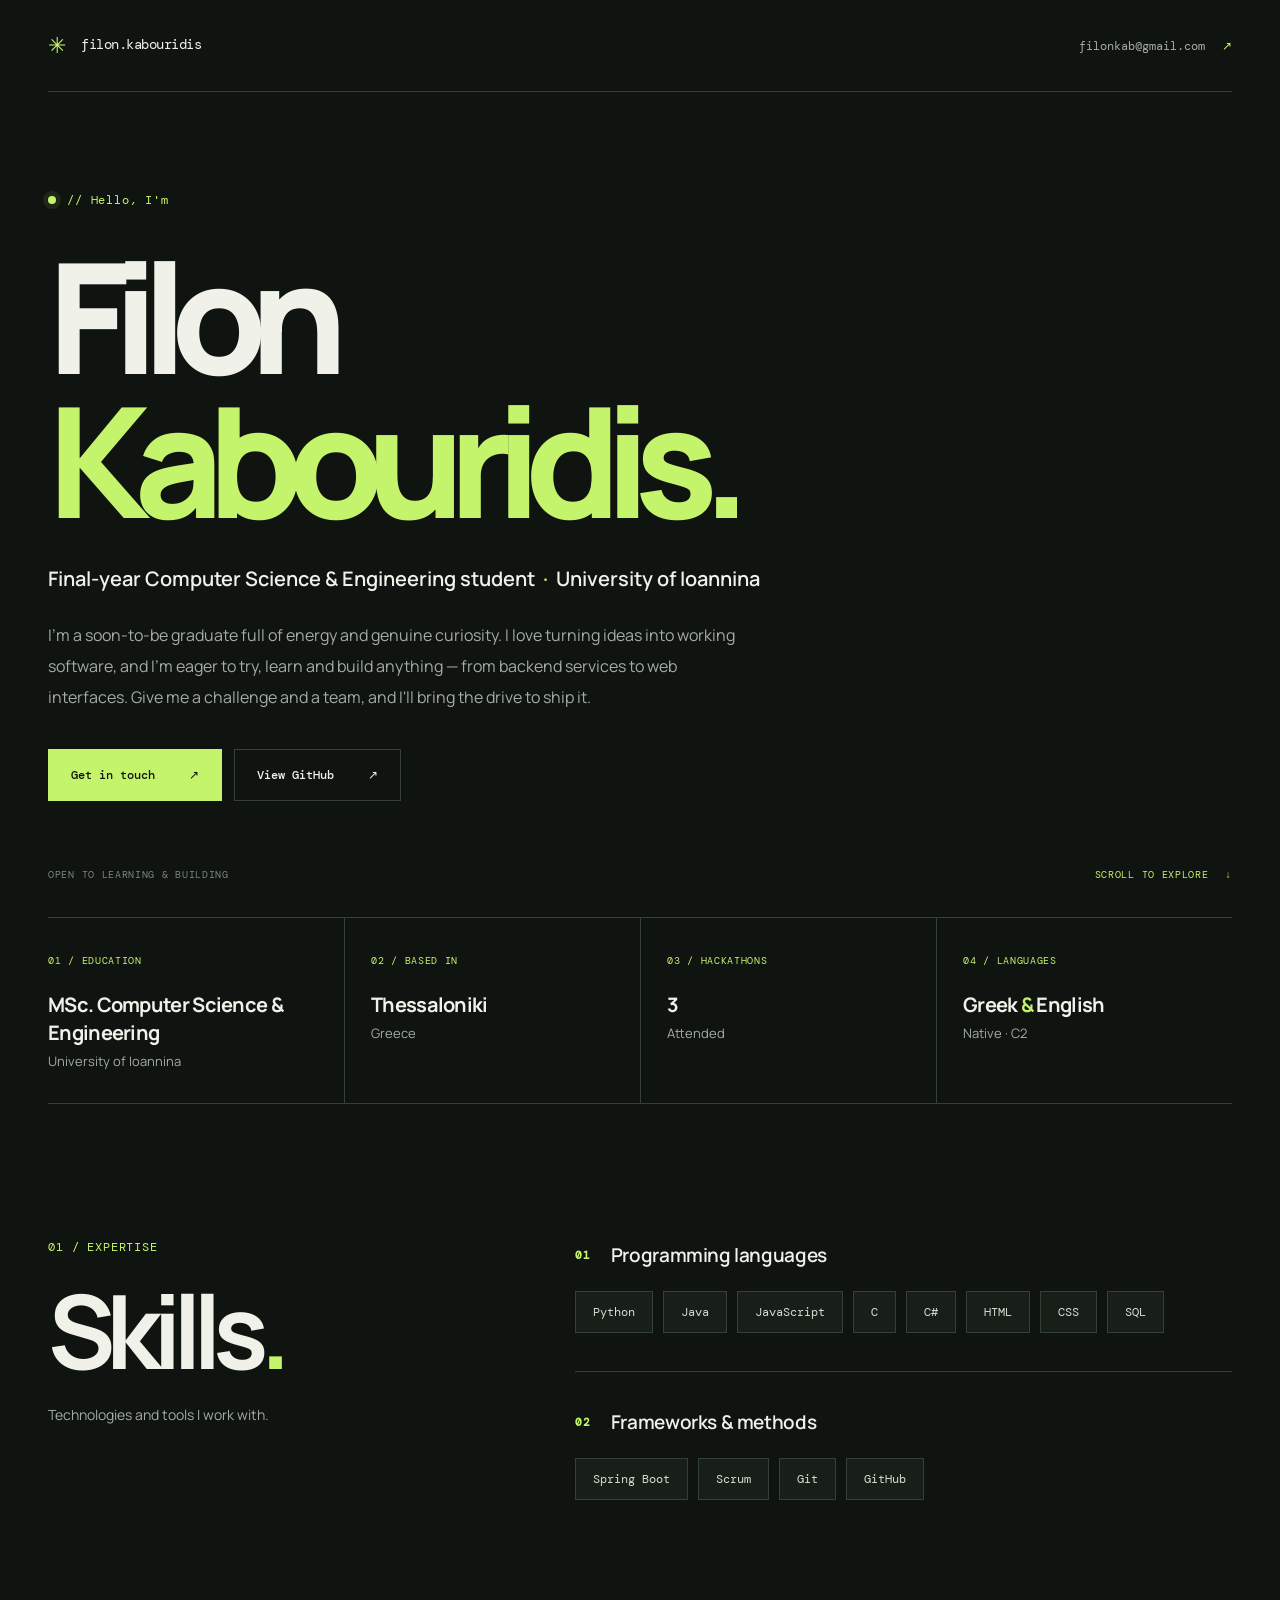
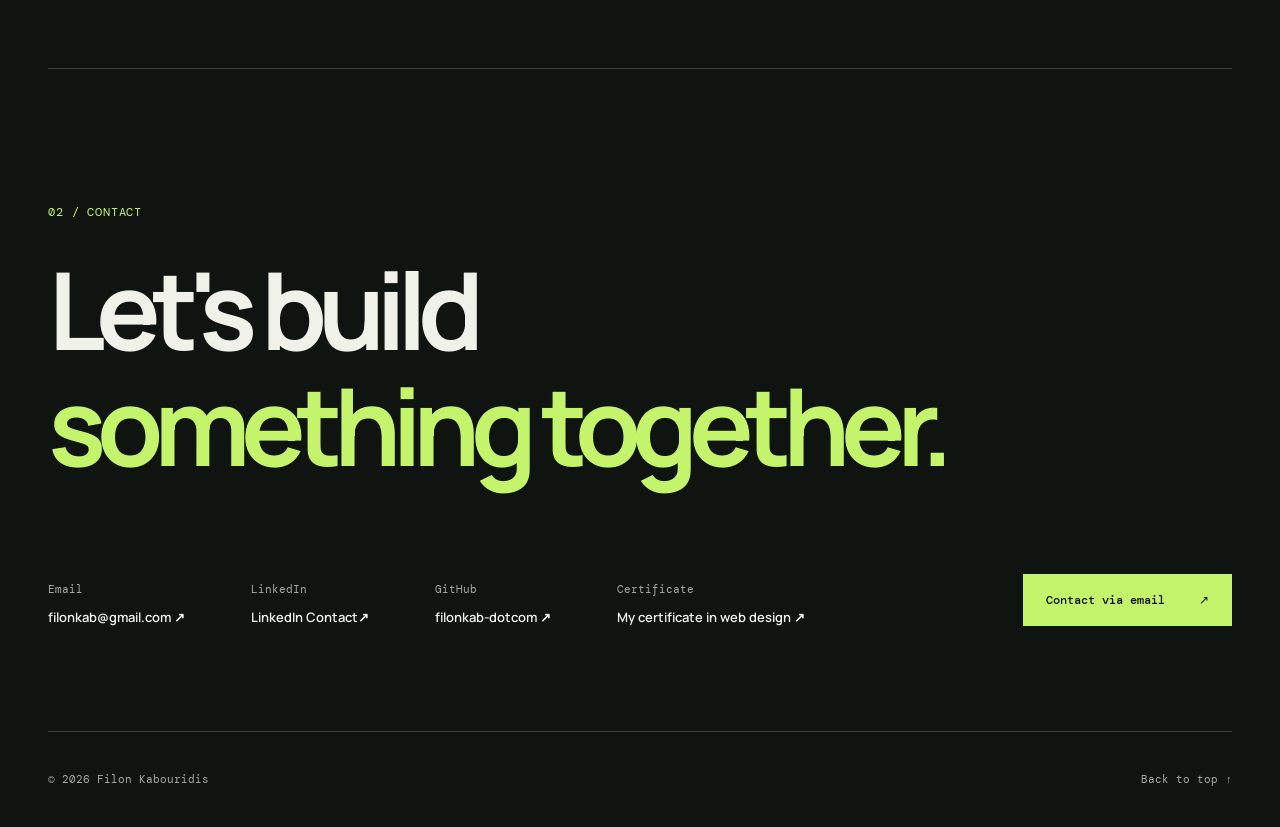
<file: index.html>
<!doctype html>
<html lang="en">
<head>
  <meta charset="UTF-8" />
  <meta name="viewport" content="width=device-width, initial-scale=1" />
  <meta name="theme-color" content="#101410" />
  <meta name="description" content="Filon Kabouridis — Computer Science & Engineering student. Portfolio, skills, education and contact." />
  <title>Filon Kabouridis — Portfolio</title>
  <link rel="preconnect" href="https://fonts.googleapis.com" />
  <link rel="preconnect" href="https://fonts.gstatic.com" crossorigin />
  <link href="https://fonts.googleapis.com/css2?family=DM+Mono:wght@400;500&family=Manrope:wght@400;500;600;700;800&display=swap" rel="stylesheet" />
  <link rel="stylesheet" href="styles.css" />
  <script src="script.js" defer></script>
</head>
<body>
  <a class="skip-link" href="#main">Skip to content</a>
  <div class="page-shell">
    <header class="site-header" id="top">
      <a class="brand" href="#top" aria-label="Filon Kabouridis, back to top"><span class="brand-mark" aria-hidden="true">✳</span> filon.kabouridis</a>
      <a class="header-email" href="mailto:filonkab@gmail.com">filonkab@gmail.com <span aria-hidden="true">↗</span></a>
    </header>

    <main id="main">
      <section class="hero" aria-labelledby="hero-title">
        <div class="eyebrow"><span class="status-dot" aria-hidden="true"></span> // Hello, I'm</div>
        <h1 id="hero-title">Filon<br /><span>Kabouridis.</span></h1>
        <p class="hero-subtitle">Final-year Computer Science &amp; Engineering student <span class="divider-dot">·</span> University of Ioannina</p>
        <p class="hero-description">I'm a soon-to-be graduate full of energy and genuine curiosity. I love turning ideas into working software, and I'm eager to try, learn and build anything — from backend services to web interfaces. Give me a challenge and a team, and I'll bring the drive to ship it.</p>
        <div class="hero-actions">
          <a class="button button-primary" href="mailto:filonkab@gmail.com">Get in touch <span aria-hidden="true">↗</span></a>
          <a class="button button-outline" href="https://github.com/filonkab-dotcom" target="_blank" rel="noopener noreferrer">View GitHub <span aria-hidden="true">↗</span></a>
        </div>
        <div class="hero-bottom"><span>OPEN TO LEARNING &amp; BUILDING</span><a href="#about" aria-label="Scroll to profile details">SCROLL TO EXPLORE <span aria-hidden="true">↓</span></a></div>
      </section>

      <section class="facts" id="about" aria-label="Quick profile facts">
        <article class="fact"><span class="fact-label">01 / EDUCATION</span><h2>MSc. Computer Science &amp; Engineering</h2><p>University of Ioannina</p></article>
        <article class="fact"><span class="fact-label">02 / BASED IN</span><h2>Thessaloniki</h2><p>Greece</p></article>
        <article class="fact"><span class="fact-label">03 / HACKATHONS</span><h2>3</h2><p>Attended</p></article>
        <article class="fact"><span class="fact-label">04 / LANGUAGES</span><h2>Greek <span class="fact-muted">&amp;</span> English</h2><p>Native · C2</p></article>
      </section>

      <section class="section skills-section" id="skills" aria-labelledby="skills-title">
        <div class="section-intro"><span class="section-index">01 / EXPERTISE</span><h2 id="skills-title">Skills<span class="accent">.</span></h2><p>Technologies and tools I work with.</p></div>
        <div class="skills-content">
          <div class="skill-category"><h3><span class="category-index">01</span> Programming languages</h3><div class="tag-list"><span class="tag">Python</span><span class="tag">Java</span><span class="tag">JavaScript</span><span class="tag">C</span><span class="tag">C#</span><span class="tag">HTML</span><span class="tag">CSS</span><span class="tag">SQL</span></div></div>
          <div class="skill-category"><h3><span class="category-index">02</span> Frameworks &amp; methods</h3><div class="tag-list"><span class="tag">Spring Boot</span><span class="tag">Scrum</span><span class="tag">Git</span><span class="tag">GitHub</span></div></div>
        </div>
      </section>

      <section class="section contact-section" id="contact" aria-labelledby="contact-title">
        <span class="section-index">02 / CONTACT</span><h2 id="contact-title">Let's build<br /><span>something together.</span></h2>
        <div class="contact-bottom"><div class="contact-details"><a href="mailto:filonkab@gmail.com"><span>Email</span><strong>filonkab@gmail.com ↗</strong></a><a href="https://www.linkedin.com/in/filon-kabouridis-b900a6308/" target="_blank" rel="noopener noreferrer"><span>LinkedIn</span><strong>LinkedIn Contact↗</strong></a><a href="https://github.com/filonkab-dotcom" target="_blank" rel="noopener noreferrer"><span>GitHub</span><strong>filonkab-dotcom ↗</strong></a><a href="https://www.freecodecamp.org/certification/filonkabouridis/responsive-web-design"
            target="_blank"
            rel="noopener noreferrer">
            <span>Certificate</span>
            <strong>My certificate in web design ↗</strong></a>
        </div>
            <a class="button button-primary contact-cta" href="https://mail.google.com/mail/?view=cm&amp;fs=1&amp;to=filonkab%40gmail.com" target="_blank" rel="noopener noreferrer">Contact via email <span aria-hidden="true">↗</span></a>
        </div>                                                                                                                                                                                                                                                       
        
      </section>
    </main>
    <footer class="site-footer"><span>© <span id="year">2026</span> Filon Kabouridis</span><a href="#top">Back to top ↑</a></footer>
  </div>
</body>
</html>
</file>
<file: styles.css>
:root{color-scheme:dark;--bg:#101410;--surface:#181e18;--surface-2:#1f271f;--text:#f0f1e9;--muted:#a3ada1;--line:#344135;--accent:#c4f46b;--font-main:'Manrope',sans-serif;--font-mono:'DM Mono',monospace}
*{box-sizing:border-box}html{scroll-behavior:smooth}body{margin:0;background:var(--bg);color:var(--text);font-family:var(--font-main);-webkit-font-smoothing:antialiased}a{color:inherit;text-decoration:none}button,a{-webkit-tap-highlight-color:transparent}a:focus-visible{outline:2px solid var(--accent);outline-offset:5px}::selection{background:var(--accent);color:var(--bg)}.page-shell{width:min(100% - 96px,1280px);margin:auto}.skip-link{position:absolute;top:-60px;left:12px;background:var(--accent);color:#111;padding:12px;z-index:10}.skip-link:focus{top:12px}.site-header{min-height:92px;display:flex;align-items:center;justify-content:space-between;border-bottom:1px solid var(--line);gap:18px}.brand{font-family:var(--font-mono);font-size:14px;letter-spacing:-.035em}.brand-mark{font-size:22px;color:var(--accent);vertical-align:middle;margin-right:8px}.header-email{font-family:var(--font-mono);font-size:12px;color:var(--muted);transition:color .2s}.header-email:hover,.site-footer a:hover{color:var(--accent)}.header-email span{margin-left:10px;color:var(--accent)}.hero{min-height:720px;display:flex;flex-direction:column;align-items:flex-start;justify-content:center;position:relative;padding:100px 0 116px}.eyebrow,.section-index,.fact-label,.category-index,.hero-bottom{font-family:var(--font-mono);font-size:12px;letter-spacing:.07em}.eyebrow{color:var(--accent);display:flex;align-items:center;gap:11px}.status-dot{width:8px;height:8px;background:var(--accent);border-radius:50%;box-shadow:0 0 0 5px #c4f46b16}.hero h1{font-size:clamp(78px,12vw,176px);letter-spacing:-.105em;line-height:.94;margin:35px 0 31px;font-weight:800}.hero h1 span{color:var(--accent)}.hero-subtitle{font-size:clamp(15px,1.65vw,20px);line-height:1.6;font-weight:600;max-width:760px;margin:0}.divider-dot{color:var(--accent);padding:0 4px}.hero-description{color:var(--muted);font-size:16px;line-height:1.95;max-width:690px;margin:25px 0 36px}.hero-actions{display:flex;gap:12px;flex-wrap:wrap}.button{display:inline-flex;justify-content:space-between;align-items:center;gap:34px;min-height:52px;padding:0 22px;font-family:var(--font-mono);font-size:12px;font-weight:500;transition:transform .2s,background .2s,border-color .2s}.button:hover{transform:translateY(-3px)}.button-primary{background:var(--accent);color:var(--bg);border:1px solid var(--accent)}.button-primary:hover{background:#d7ff8e}.button-outline{border:1px solid var(--line);color:var(--text)}.button-outline:hover{border-color:var(--accent)}.hero-bottom{position:absolute;bottom:36px;left:0;right:0;display:flex;align-items:center;justify-content:space-between;color:#798878;font-size:10px}.hero-bottom a{color:var(--accent)}.hero-bottom a span{margin-left:10px}.facts{border-top:1px solid var(--line);border-bottom:1px solid var(--line);display:grid;grid-template-columns:repeat(4,minmax(0,1fr))}.fact{min-height:185px;padding:29px 24px 26px 0}.fact:not(:first-child){border-left:1px solid var(--line);padding-left:26px}.fact-label{color:var(--accent);font-size:10px}.fact h2{font-size:20px;line-height:1.4;letter-spacing:-.035em;margin:22px 0 5px}.fact p{color:var(--muted);font-size:13px;margin:0}.fact-muted{color:var(--accent)}.section{padding:130px 0;border-bottom:1px solid var(--line)}.skills-section{display:grid;grid-template-columns:42% 58%;gap:0}.section-index{color:var(--accent)}.section-intro h2{font-size:clamp(66px,8vw,112px);letter-spacing:-.085em;line-height:1;margin:23px 0}.accent{color:var(--accent)}.section-intro p{color:var(--muted);font-size:14px}.skills-content{padding-left:30px}.skill-category{padding:8px 0 38px;border-bottom:1px solid var(--line)}.skill-category+.skill-category{padding-top:37px}.skill-category:last-child{border-bottom:none}.skill-category h3{display:flex;align-items:center;gap:20px;font-weight:600;letter-spacing:-.02em;font-size:19px;margin:0 0 23px}.category-index{color:var(--accent);font-size:11px}.tag-list{display:flex;flex-wrap:wrap;gap:10px}.tag{border:1px solid var(--line);background:var(--surface);padding:12px 17px;color:#d4ded0;font:12px var(--font-mono);transition:border-color .2s,background .2s,transform .2s}.tag:hover{border-color:var(--accent);background:var(--surface-2);transform:translateY(-2px)}.contact-section{padding-bottom:105px}.contact-section h2{font-size:clamp(52px,8.4vw,114px);line-height:1.08;letter-spacing:-.085em;margin:30px 0 90px}.contact-section h2 span{color:var(--accent)}.contact-bottom{display:flex;justify-content:space-between;align-items:flex-end;gap:32px}.contact-details{display:flex;gap:66px;flex-wrap:wrap}.contact-details a{display:flex;flex-direction:column;gap:12px}.contact-details a>span{color:var(--muted);font:11px var(--font-mono)}.contact-details strong{font-size:13px;font-weight:600}.contact-details a:hover strong{color:var(--accent)}.contact-cta{flex-shrink:0}.site-footer{min-height:95px;display:flex;justify-content:space-between;align-items:center;gap:20px;color:var(--muted);font:11px var(--font-mono)}.site-footer a{transition:color .2s}
@media(max-width:900px){.page-shell{width:min(100% - 48px,1280px)}.hero{min-height:680px}.facts{grid-template-columns:repeat(2,minmax(0,1fr))}.fact:nth-child(3){border-left:0;border-top:1px solid var(--line);padding-left:0}.fact:nth-child(4){border-top:1px solid var(--line)}.skills-section{grid-template-columns:1fr;gap:55px}.skills-content{padding-left:0}.contact-details{gap:26px 40px}.contact-bottom{align-items:flex-start;flex-direction:column}}
@media(max-width:600px){.page-shell{width:calc(100% - 36px)}.site-header{min-height:75px}.brand{font-size:12px}.header-email{font-size:0}.header-email span{font-size:17px;margin:0}.hero{min-height:650px;padding:83px 0 108px}.hero h1{font-size:clamp(60px,14vw,90px);margin:29px 0}.hero-subtitle{font-size:14px}.hero-description{font-size:14px;line-height:1.8}.hero-bottom{font-size:9px}.hero-bottom>span{max-width:130px;line-height:1.7}.facts{grid-template-columns:1fr}.fact{min-height:135px;padding:25px 0!important;border-left:0!important;border-top:1px solid var(--line)}.fact:first-child{border-top:0}.fact h2{margin-top:13px;font-size:20px}.section{padding:88px 0}.section-intro h2{font-size:80px}.skills-section{gap:40px}.skill-category h3{font-size:16px}.tag{padding:11px 13px}.contact-section h2{margin:28px 0 55px;font-size:clamp(46px,11vw,74px)}.contact-details{flex-direction:column;gap:27px}.site-footer{font-size:10px}}
@media(prefers-reduced-motion:reduce){html{scroll-behavior:auto}*,*:before,*:after{transition-duration:.01ms!important;animation-duration:.01ms!important}}
</file>
